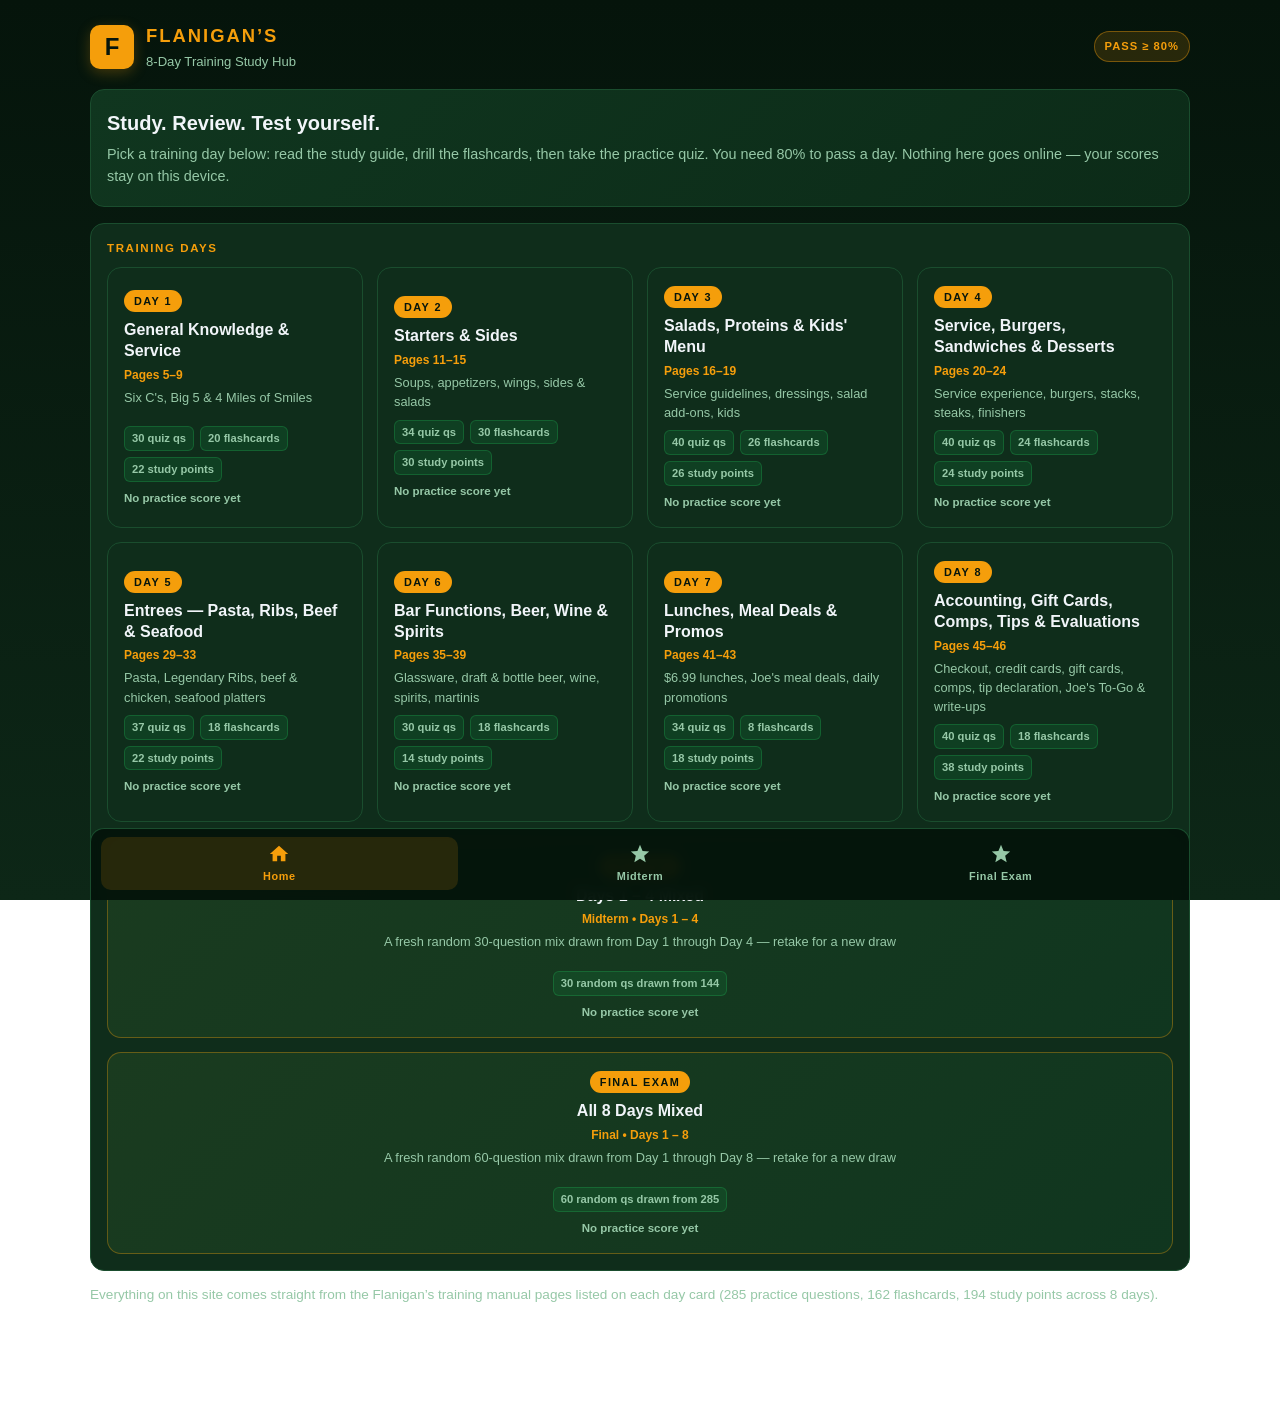
<file: index.html>
<!DOCTYPE html>
<html lang="en">
<head>
<meta charset="UTF-8">
<meta name="viewport" content="width=device-width, initial-scale=1.0, maximum-scale=1.0, user-scalable=no">
<title>Flanigan's Training — 8-Day Study Hub</title>
<meta name="description" content="Flanigan's server training study guides, flashcards and practice quizzes for Days 1–8, plus a mixed Midterm (Days 1–4) and Final Exam. Works offline, no account, no internet needed once loaded.">
<link rel="icon" href="data:image/svg+xml,%3Csvg xmlns='http://www.w3.org/2000/svg' viewBox='0 0 32 32'%3E%3Crect width='32' height='32' rx='7' fill='%23f59e0b'/%3E%3Ctext x='16' y='23' font-family='Arial' font-size='19' font-weight='bold' text-anchor='middle' fill='%2306150c'%3EF%3C/text%3E%3C/svg%3E">
<link rel="stylesheet" href="styles.css">
</head>
<body>

<header class="top">
  <div class="brand">
    <div class="brand-logo">F</div>
    <div class="brand-text">
      <h1 id="brand-title">FLANIGAN'S</h1>
      <p id="brand-sub">8-Day Training Study Hub</p>
    </div>
  </div>
  <div class="pass-pill">PASS&nbsp;&ge;&nbsp;80%</div>
</header>

<main id="view"><!-- rendered by app.js --></main>

<nav id="nav" class="bottom-nav"><!-- rendered by app.js --></nav>

<!-- content files: one per training day -->
<script src="data/day1.js"></script>
<script src="data/day2.js"></script>
<script src="data/day3.js"></script>
<script src="data/day4.js"></script>
<script src="data/day5.js"></script>
<script src="data/day6.js"></script>
<script src="data/day7.js"></script>
<script src="data/day8.js"></script>
<script src="app.js"></script>
</body>
</html>
</file>
<file: styles.css>
/* Flanigan's Training — 8-Day Study Hub
   One theme for all eight days. Dark green + gold, matches the original day files. */

:root {
  --bg: #07190f;
  --bg-top: #05140b;
  --bg-bottom: #0d2717;
  --card-bg: #0f2d1b;
  --card-bg-2: #123e26;
  --card-border: #1a4d2e;
  --flan-green: #15803d;
  --flan-green-light: #22c55e;
  --flan-gold: #f59e0b;
  --flan-gold-hover: #d97706;
  --gold-soft: rgba(245, 158, 11, 0.14);
  --cream: #fbfbee;
  --text: #f1f5f9;
  --text-muted: #96c8a7;
  --danger: #ef4444;
  --danger-bg: rgba(239, 68, 68, 0.15);
  --success: #10b981;
  --success-bg: rgba(16, 185, 129, 0.15);
  --radius: 14px;
}

* { box-sizing: border-box; -webkit-tap-highlight-color: transparent; }

html, body {
  margin: 0;
  padding: 0;
  background: linear-gradient(180deg, var(--bg-top) 0%, var(--bg-bottom) 100%);
  background-attachment: fixed;
  color: var(--text);
  font-family: -apple-system, BlinkMacSystemFont, "Segoe UI", Roboto, Helvetica, Arial, sans-serif;
  font-size: 16px;
  line-height: 1.5;
  min-height: 100vh;
}

body { padding: 16px 14px 96px; }

main { max-width: 700px; margin: 0 auto; }

/* ---------- header ---------- */
.top {
  max-width: 700px;
  margin: 0 auto 18px;
  display: flex;
  align-items: center;
  justify-content: space-between;
  gap: 10px;
}
.brand { display: flex; align-items: center; gap: 12px; min-width: 0; }
.brand-logo {
  width: 44px; height: 44px; flex: 0 0 44px;
  display: grid; place-items: center;
  background: var(--flan-gold);
  color: #06150c;
  font-weight: 900; font-size: 1.5rem;
  border-radius: 10px;
  box-shadow: 0 4px 14px rgba(245, 158, 11, 0.25);
}
.brand-text { min-width: 0; }
.brand-text h1 {
  margin: 0; font-size: 1.15rem; font-weight: 900;
  letter-spacing: 2px; color: var(--flan-gold);
}
.brand-text p {
  margin: 2px 0 0; font-size: 0.82rem; color: var(--text-muted);
  white-space: nowrap; overflow: hidden; text-overflow: ellipsis;
}
.pass-pill {
  flex: 0 0 auto;
  font-size: 0.7rem; font-weight: 800; letter-spacing: 1px;
  color: var(--flan-gold);
  background: var(--gold-soft);
  border: 1px solid rgba(245, 158, 11, 0.4);
  border-radius: 999px; padding: 6px 10px;
}

/* ---------- generic blocks ---------- */
.panel {
  background: var(--card-bg);
  border: 1px solid var(--card-border);
  border-radius: var(--radius);
  padding: 16px;
  margin-bottom: 14px;
}
.panel-title {
  font-size: 0.72rem; font-weight: 900; letter-spacing: 1.6px;
  text-transform: uppercase; color: var(--flan-gold);
  margin: 0 0 10px;
}
.hint { color: var(--text-muted); font-size: 0.85rem; margin: 6px 0 0; }
.muted { color: var(--text-muted); }

/* ---------- home ---------- */
.hero {
  background: linear-gradient(135deg, #10361f 0%, #0c2b18 100%);
  border: 1px solid var(--card-border);
  border-radius: var(--radius);
  padding: 18px 16px;
  margin-bottom: 16px;
}
.hero h2 { margin: 0 0 6px; font-size: 1.25rem; }
.hero p { margin: 0; color: var(--text-muted); font-size: 0.9rem; }

.day-grid { display: grid; grid-template-columns: 1fr 1fr; gap: 12px; }
.day-card {
  display: block; width: 100%; text-align: left;
  background: var(--card-bg);
  border: 1px solid var(--card-border);
  border-radius: var(--radius);
  padding: 14px;
  color: var(--text);
  cursor: pointer;
  font: inherit;
  transition: transform 0.08s ease, border-color 0.15s ease;
}
.day-card:hover, .day-card:focus-visible { border-color: var(--flan-gold); outline: none; }
.day-card:active { transform: scale(0.985); }
.day-num {
  display: inline-block;
  font-size: 0.68rem; font-weight: 900; letter-spacing: 1.4px;
  color: #06150c; background: var(--flan-gold);
  border-radius: 999px; padding: 3px 10px; margin-bottom: 8px;
}
.day-card h3 { margin: 0 0 4px; font-size: 1rem; line-height: 1.3; }
.day-card .pages { font-size: 0.75rem; color: var(--flan-gold); font-weight: 700; }
.day-card .blurb { font-size: 0.8rem; color: var(--text-muted); margin: 4px 0 8px; min-height: 2.4em; }
.counts { display: flex; flex-wrap: wrap; gap: 6px; }
.count-chip {
  font-size: 0.7rem; font-weight: 700; color: var(--text-muted);
  background: rgba(21, 128, 61, 0.22);
  border: 1px solid rgba(34, 197, 94, 0.25);
  border-radius: 6px; padding: 3px 7px;
}
.best {
  margin-top: 8px; font-size: 0.72rem; font-weight: 800;
  color: var(--flan-gold);
}
.best.no { color: var(--text-muted); font-weight: 600; }

.exam-card {
  grid-column: 1 / -1;
  background: linear-gradient(135deg, #1a3b1f 0%, #10361f 100%);
  border-color: rgba(245, 158, 11, 0.35);
  text-align: center;
}
.exam-card .counts { justify-content: center; }

/* ---------- day header strip ---------- */
.day-strip {
  display: flex; align-items: center; gap: 10px;
  margin-bottom: 14px;
}
.day-strip .num {
  font-size: 0.7rem; font-weight: 900; letter-spacing: 1.4px;
  color: #06150c; background: var(--flan-gold);
  border-radius: 999px; padding: 4px 11px; flex: 0 0 auto;
}
.day-strip .t { min-width: 0; }
.day-strip h2 { margin: 0; font-size: 1.1rem; }
.day-strip .pages { font-size: 0.78rem; color: var(--text-muted); }

/* ---------- buttons ---------- */
.btn {
  display: inline-flex; align-items: center; justify-content: center; gap: 7px;
  font: inherit; font-weight: 800; font-size: 0.9rem;
  color: #06150c; background: var(--flan-gold);
  border: none; border-radius: 10px;
  padding: 11px 16px; cursor: pointer;
}
.btn:hover { background: var(--flan-gold-hover); }
.btn:active { transform: scale(0.98); }
.btn.ghost {
  background: transparent; color: var(--text);
  border: 1px solid var(--card-border);
}
.btn.ghost:hover { border-color: var(--flan-gold); color: var(--flan-gold); background: transparent; }
.btn.green { background: var(--flan-green); color: #f1f5f9; }
.btn.green:hover { background: var(--flan-green-light); }
.btn:disabled { opacity: 0.45; cursor: not-allowed; }
.btn-row { display: flex; flex-wrap: wrap; gap: 10px; margin-top: 14px; }
.btn-row .btn { flex: 1 1 auto; }
.btn svg { width: 16px; height: 16px; fill: currentColor; }

/* ---------- quiz ---------- */
.quiz-stats {
  display: flex; justify-content: space-between; align-items: center;
  font-size: 0.8rem; font-weight: 700; color: var(--text-muted);
  margin-bottom: 8px;
}
.score-badge { color: var(--flan-gold); }
.progress { height: 6px; background: rgba(255,255,255,0.08); border-radius: 999px; overflow: hidden; margin-bottom: 16px; }
.progress > i { display: block; height: 100%; width: 0%; background: var(--flan-gold); transition: width 0.25s ease; }
.q-cat {
  display: inline-block; font-size: 0.68rem; font-weight: 800; letter-spacing: 1.2px;
  text-transform: uppercase; color: var(--flan-green-light);
  background: rgba(34, 197, 94, 0.12);
  border: 1px solid rgba(34, 197, 94, 0.28);
  border-radius: 6px; padding: 3px 8px; margin-bottom: 10px;
}
.q-text { font-size: 1.02rem; font-weight: 700; margin: 0 0 14px; }
.options { display: flex; flex-direction: column; gap: 9px; }
.opt {
  display: flex; gap: 10px; align-items: flex-start; text-align: left;
  font: inherit; font-size: 0.9rem; color: var(--text);
  background: var(--card-bg-2);
  border: 1px solid var(--card-border);
  border-radius: 10px; padding: 11px 12px; cursor: pointer;
}
.opt:hover:not(:disabled) { border-color: var(--flan-gold); }
.opt .key {
  flex: 0 0 24px; height: 24px; display: grid; place-items: center;
  font-size: 0.75rem; font-weight: 900; color: var(--flan-gold);
  background: var(--gold-soft); border-radius: 6px;
}
.opt.correct { border-color: var(--success); background: var(--success-bg); }
.opt.correct .key { color: var(--success); background: var(--success-bg); }
.opt.wrong { border-color: var(--danger); background: var(--danger-bg); }
.opt.wrong .key { color: var(--danger); background: var(--danger-bg); }
.opt:disabled { cursor: default; }
.feedback {
  margin-top: 14px; border-radius: 10px; padding: 12px;
  font-size: 0.86rem; display: none;
}
.feedback.show { display: block; }
.feedback.ok { background: var(--success-bg); border: 1px solid rgba(16,185,129,0.4); }
.feedback.bad { background: var(--danger-bg); border: 1px solid rgba(239,68,68,0.4); }
.feedback b { display: block; letter-spacing: 1px; margin-bottom: 4px; font-size: 0.72rem; }
.feedback.ok b { color: var(--success); }
.feedback.bad b { color: var(--danger); }

.results { text-align: center; }
.results .verdict { font-size: 0.78rem; font-weight: 900; letter-spacing: 1.4px; text-transform: uppercase; }
.results .verdict.pass { color: var(--success); }
.results .verdict.fail { color: var(--danger); }
.results .big { font-size: 3rem; font-weight: 900; margin: 6px 0 2px; }
.results .big.pass { color: var(--flan-gold); }
.results .big.fail { color: var(--danger); }
.results .detail { color: var(--text-muted); font-size: 0.88rem; }
.missed-list { margin-top: 14px; text-align: left; }
.missed-item {
  background: var(--card-bg-2); border: 1px solid var(--card-border);
  border-radius: 10px; padding: 10px 12px; margin-bottom: 9px; font-size: 0.85rem;
}
.missed-item .a { color: var(--success); font-weight: 700; margin-top: 4px; }
.missed-item .g { color: var(--danger); margin-top: 2px; }
.missed-item .e { color: var(--text-muted); margin-top: 5px; font-size: 0.8rem; }

/* ---------- flashcards ---------- */
.card-counter {
  text-align: center; font-size: 0.78rem; font-weight: 800;
  letter-spacing: 1.2px; color: var(--text-muted); margin-bottom: 10px;
}
.flashcard {
  min-height: 240px;
  background: linear-gradient(160deg, var(--card-bg-2) 0%, var(--card-bg) 100%);
  border: 1px solid var(--card-border);
  border-radius: var(--radius);
  padding: 18px;
  cursor: pointer;
  display: flex; flex-direction: column;
}
.flashcard .face-tag {
  align-self: flex-start; font-size: 0.66rem; font-weight: 900; letter-spacing: 1.4px;
  text-transform: uppercase; color: #06150c; background: var(--flan-gold);
  border-radius: 6px; padding: 3px 8px; margin-bottom: 12px;
}
.flashcard h3 { margin: 0 0 10px; font-size: 1.2rem; }
.flashcard .body { font-size: 0.92rem; }
.flashcard .body p { margin: 0 0 7px; }
.flashcard .body strong { color: var(--flan-gold); }
.flashcard .flip-hint {
  margin-top: auto; padding-top: 14px;
  font-size: 0.72rem; letter-spacing: 1.2px; text-transform: uppercase;
  color: var(--text-muted);
}
.flashcard.back { border-color: rgba(245,158,11,0.5); }

/* ---------- study guide ---------- */
.search {
  width: 100%; font: inherit; font-size: 0.92rem; color: var(--text);
  background: var(--card-bg-2); border: 1px solid var(--card-border);
  border-radius: 10px; padding: 11px 12px; margin-bottom: 14px;
}
.search:focus { outline: none; border-color: var(--flan-gold); }
.sheet-group { margin-bottom: 20px; }
.sheet-group > h3 {
  margin: 0 0 10px; font-size: 0.78rem; font-weight: 900; letter-spacing: 1.4px;
  text-transform: uppercase; color: var(--flan-gold);
  border-bottom: 1px solid var(--card-border); padding-bottom: 7px;
}
.sheet-item {
  background: var(--card-bg); border: 1px solid var(--card-border);
  border-radius: 10px; padding: 12px 13px; margin-bottom: 10px;
}
.sheet-item .row1 { display: flex; justify-content: space-between; gap: 10px; align-items: baseline; }
.sheet-item h4 { margin: 0; font-size: 0.98rem; }
.sheet-item .tag {
  flex: 0 0 auto; font-size: 0.68rem; font-weight: 800; color: var(--flan-green-light);
  background: rgba(34,197,94,0.12); border: 1px solid rgba(34,197,94,0.25);
  border-radius: 6px; padding: 3px 7px;
}
.sheet-item .spec { margin: 7px 0 0; font-size: 0.86rem; font-weight: 700; color: var(--flan-gold); }
.sheet-item .desc { margin: 5px 0 0; font-size: 0.87rem; }
.sheet-item .x { margin: 6px 0 0; font-size: 0.84rem; color: var(--text-muted); }
.sheet-item .x strong { color: var(--text); }
.no-hits { color: var(--text-muted); font-size: 0.9rem; padding: 10px 2px; }

/* ---------- bottom navigation ---------- */
.bottom-nav {
  position: fixed; left: 0; right: 0; bottom: 0;
  display: flex; justify-content: space-around; gap: 4px;
  max-width: 700px; margin: 0 auto; padding: 8px 10px 10px;
  background: rgba(5, 20, 11, 0.96);
  border-top: 1px solid var(--card-border);
  backdrop-filter: blur(6px);
}
.nav-btn {
  flex: 1 1 0; display: flex; flex-direction: column; align-items: center; gap: 3px;
  font: inherit; font-size: 0.68rem; font-weight: 800; letter-spacing: 0.6px;
  color: var(--text-muted); background: none; border: none;
  padding: 6px 4px; border-radius: 10px; cursor: pointer;
}
.nav-btn svg { width: 22px; height: 22px; fill: currentColor; }
.nav-btn.active { color: var(--flan-gold); background: var(--gold-soft); }
.nav-btn:disabled { opacity: 0.35; cursor: not-allowed; }

/* ---------- print: hand out a paper copy when you still want one ---------- */
@media print {
  body { background: #fff; color: #111; padding: 0 10px; }
  .bottom-nav, .top .pass-pill, .search, .btn-row, .btn { display: none !important; }
  .top { color: #111; border-bottom: 2px solid #111; }
  .brand-logo { background: #eee; color: #111; box-shadow: none; }
  .brand-text h1 { color: #111; }
  .brand-text p { color: #444; }
  .panel, .sheet-item, .sheet-group > h3 { background: #fff; border-color: #bbb; color: #111; }
  .sheet-item h4, .sheet-group > h3 { color: #111; }
  .sheet-item .spec { color: #553300; }
  .sheet-item .desc, .sheet-item .x { color: #222; }
  .sheet-item .x strong { color: #111; }
  .flashcard { background: #fff; border-color: #bbb; color: #111; }
  .flashcard .face-tag { background: #eee; color: #111; }
  .flashcard .body strong { color: #553300; }
  .day-card, .hero { background: #fff; border-color: #bbb; color: #111; }
}

/* ---------- desktop: wider, more columns, fewer rows (mobile stays exactly as it was) ---------- */
@media (min-width: 900px) {
  body { padding: 22px 20px 110px; }
  main, .top, .bottom-nav { max-width: 960px; }
  .day-grid { grid-template-columns: repeat(3, 1fr); gap: 14px; }
  .day-card { padding: 16px; }
  .flashcard { max-width: 780px; margin: 0 auto; min-height: 280px; }
  .sheet-group { display: grid; grid-template-columns: 1fr 1fr; gap: 10px 12px; }
  .sheet-group > h3 { grid-column: 1 / -1; margin-bottom: 2px; }
  .sheet-item { margin-bottom: 0; height: 100%; }
  .bottom-nav { border-left: 1px solid var(--card-border); border-right: 1px solid var(--card-border); border-radius: 14px 14px 0 0; }
}

@media (min-width: 1200px) {
  main, .top, .bottom-nav { max-width: 1100px; }
  .day-grid { grid-template-columns: repeat(4, 1fr); }
}

@media (max-width: 460px) {
  .day-grid { grid-template-columns: 1fr; }
  .day-card .blurb { min-height: 0; }
  .brand-text h1 { font-size: 1rem; letter-spacing: 1.4px; }
}
</file>
